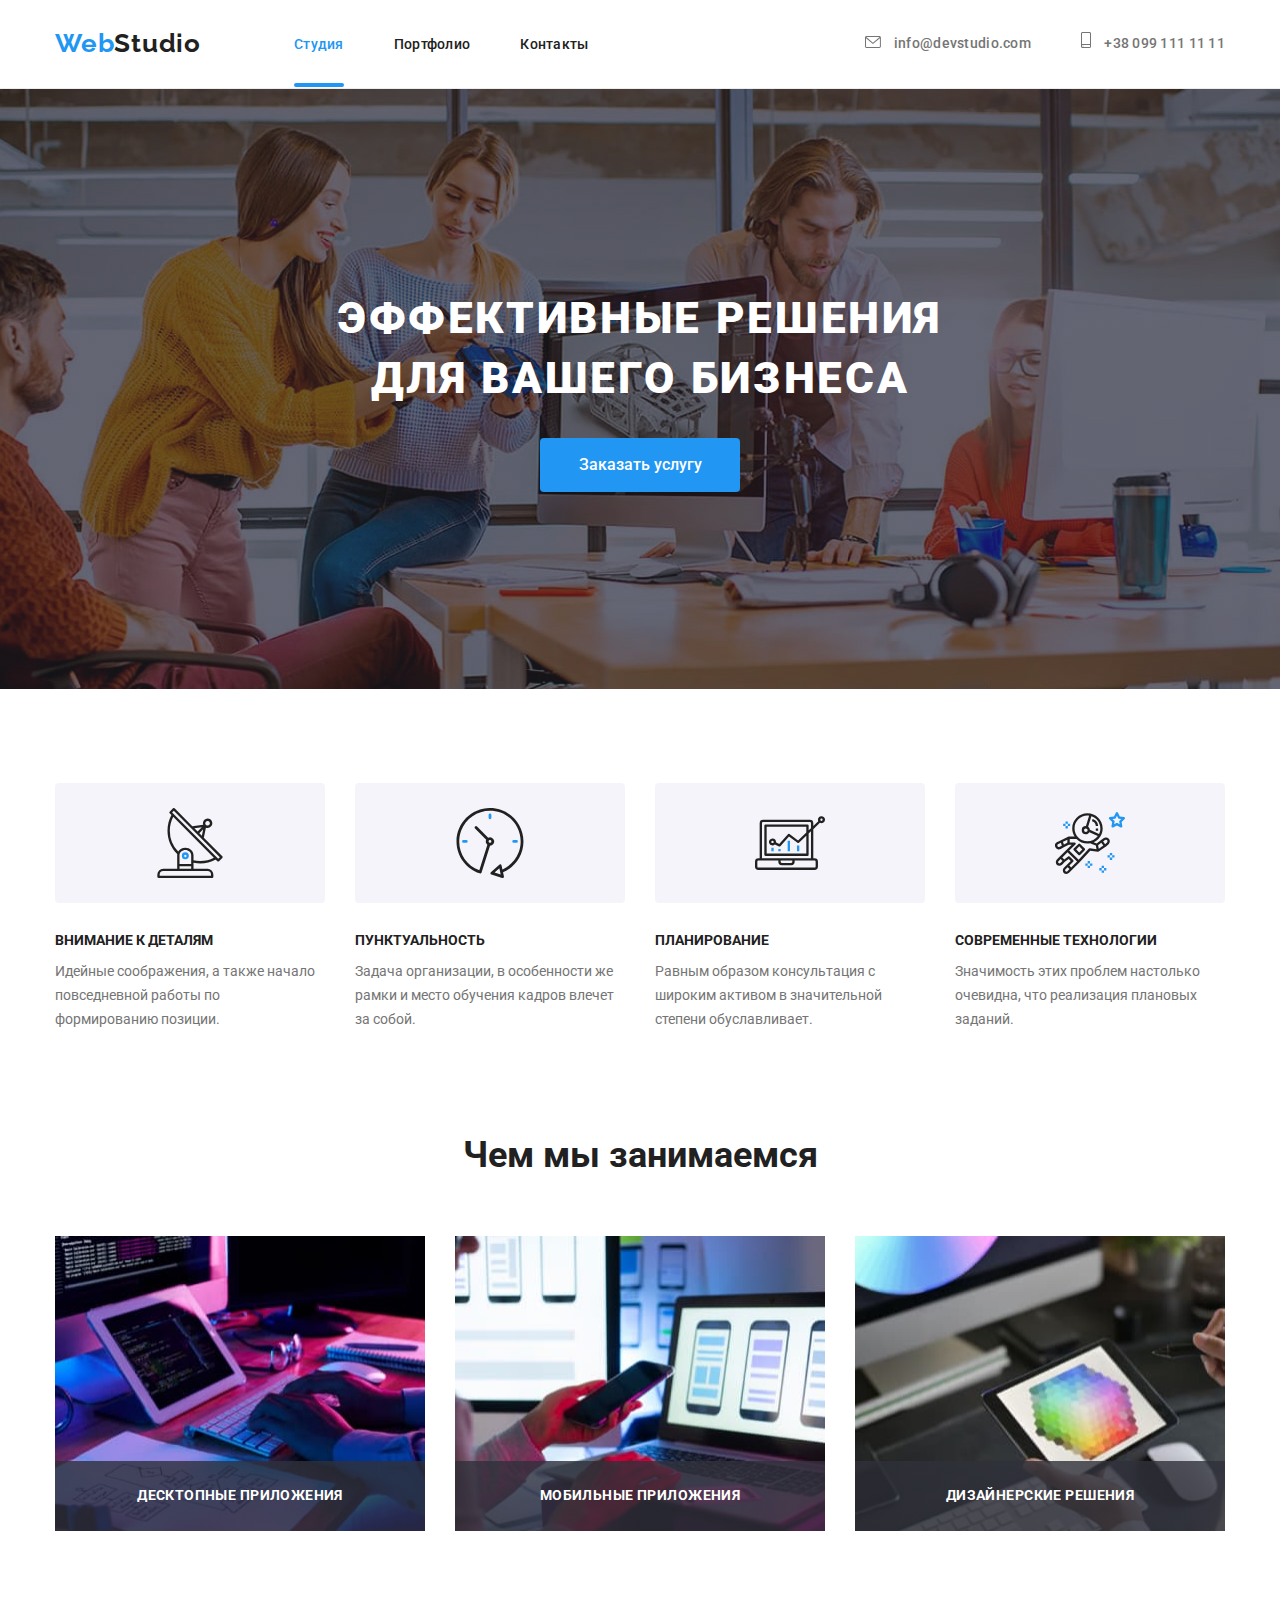
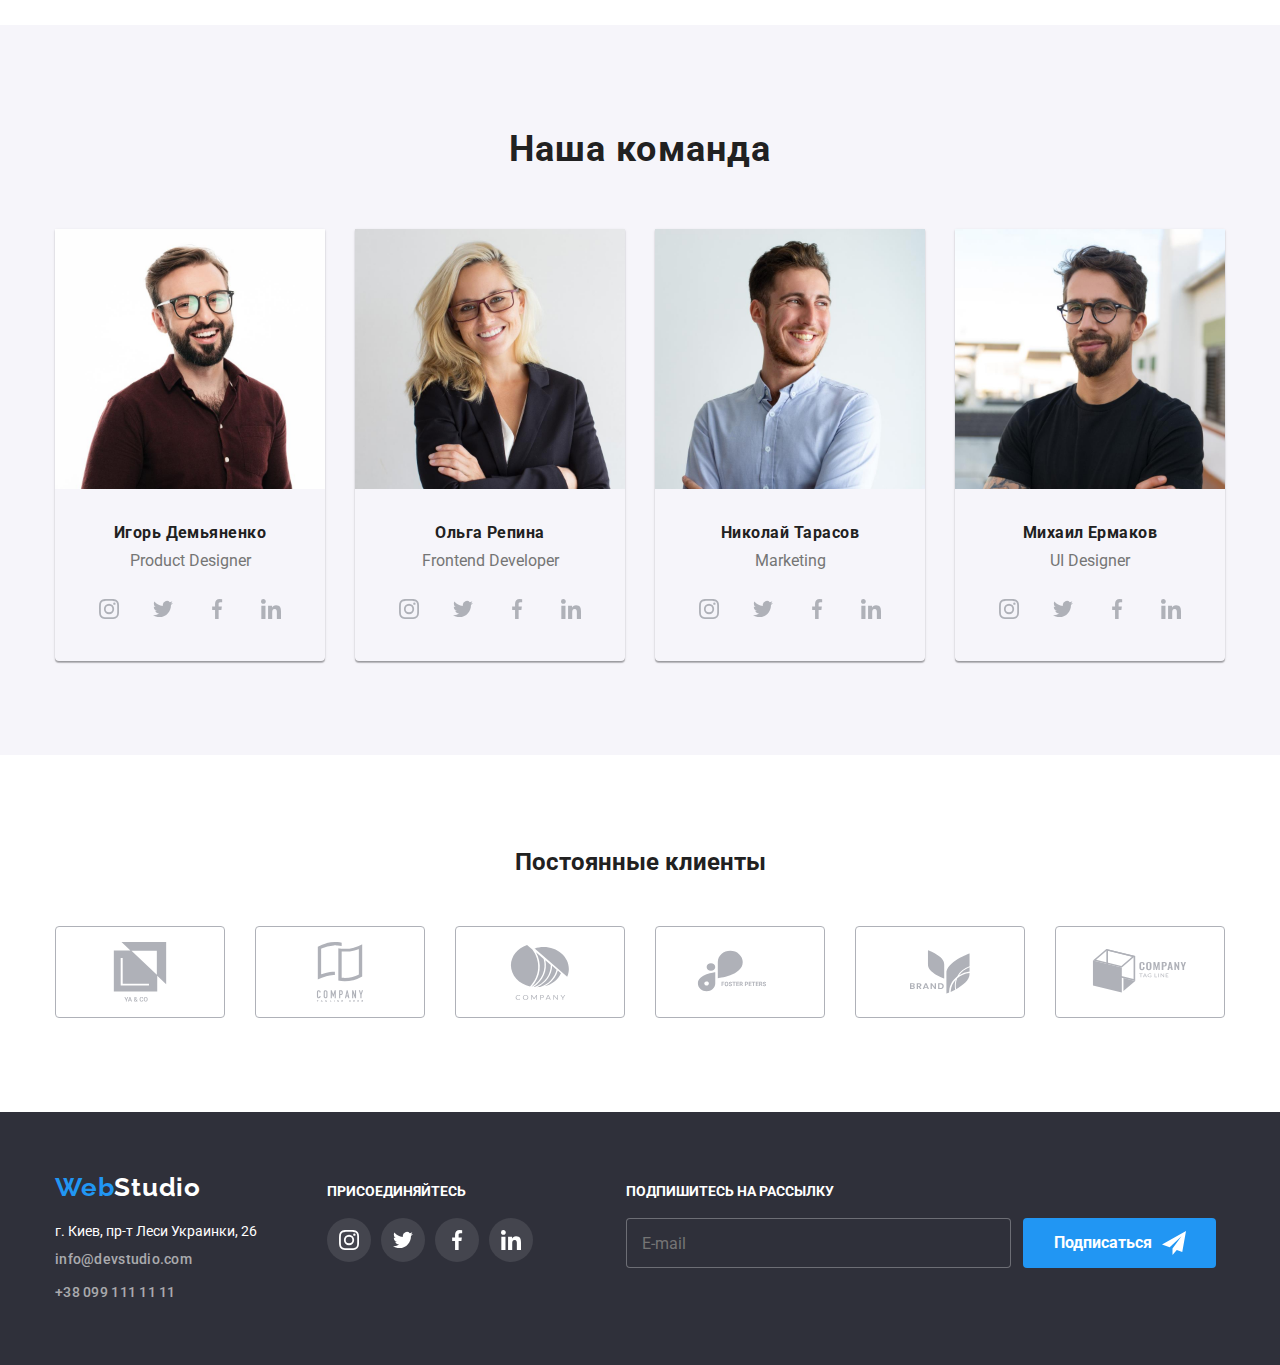
<file: index.html>
<!DOCTYPE html>
<html lang="ru">
  <head>
    <meta charset="UTF-8" />
    <meta http-equiv="X-UA-Compatible" content="IE=edge" />
    <meta name="viewport" content="width=device-width, initial-scale=1.0" />
    <link
      rel="stylesheet"
      href="https://cdnjs.cloudflare.com/ajax/libs/modern-normalize/1.1.0/modern-normalize.css"
    />
    <link rel="stylesheet" href="./css/main.min.css" />
    <link rel="preconnect" href="https://fonts.googleapis.com" />
    <link rel="preconnect" href="https://fonts.gstatic.com" crossorigin />
    <link rel="preconnect" href="https://fonts.googleapis.com" />
    <link rel="preconnect" href="https://fonts.gstatic.com" crossorigin />
    <link rel="preconnect" href="https://fonts.googleapis.com" />
    <link rel="preconnect" href="https://fonts.gstatic.com" crossorigin />
    <link
      href="https://fonts.googleapis.com/css2?family=Raleway:wght@700&family=Roboto:wght@400;500;700;900&display=swap"
      rel="stylesheet"
    />
    <title>Home_work_7</title>
  </head>
  <body>
    <!--header-->
    <header class="header">
      <div class="header-container container">
        <a class="text-logo" href="./index.html">
          Web<span class="text-logo__black">Studio</span>
        </a>
        <nav>
          <ul class="navigate">
            <li class="navigate__item">
              <a href="./index.html" class="navigate__link active">Студия</a>
            </li>
            <li class="navigate__item">
              <a href="./portfolio.html" class="navigate__link">Портфолио</a>
            </li>
            <li class="navigate__item">
              <a href="#contacts" class="navigate__link">Контакты</a>
            </li>
          </ul>
        </nav>
        <ul class="header-contact">
          <li class="header-contact__item">
            <a class="header-contact__link" href="mailto:info@devstudio.com">
              <svg width="16" height="12" class="header-contact__icon">
                <use href="./images/sprite.svg#envelope"></use>
              </svg>
              info@devstudio.com</a
            >
          </li>
          <li class="header-contact__item">
            <a class="header-contact__link" href="tel:+380991111111"
              ><svg width="10" height="16" class="header-contact__icon">
                <use href="./images/sprite.svg#smartphone"></use>
              </svg>
              +38 099 111 11 11</a
            >
          </li>
        </ul>
      </div>
    </header>
    <main>
      <!--block with button-->
      <section class="section-main">
        <div class="container">
          <h1 class="section-main__title">
            Эффективные решения <br />
            для вашего бизнеса
          </h1>
          <button data-modal-open class="section-main__button" type="button">
            Заказать услугу
          </button>
        </div>
      </section>
      <!--difference-->
      <section class="section-difference">
        <div class="container">
          <h2 class="visually-hidden">наши особенности</h2>
          <ul class="differens-list">
            <li class="differens-list__item">
              <div class="differens-list__icon-box">
                <svg class="differens-list__icon" width="70" height="70">
                  <use href="./images/sprite.svg#antenna"></use>
                </svg>
              </div>
              <h3 class="differens-list__title">Внимание к деталям</h3>
              <p class="differens-list__paragraph">
                Идейные соображения, а также начало повседневной работы по
                формированию позиции.
              </p>
            </li>
            <li class="differens-list__item">
              <div class="differens-list__icon-box">
                <svg class="differens-list__icon" width="70" height="70">
                  <use href="./images/sprite.svg#clock"></use>
                </svg>
              </div>
              <h3 class="differens-list__title">Пунктуальность</h3>
              <p class="differens-list__paragraph">
                Задача организации, в особенности же рамки и место обучения
                кадров влечет за собой.
              </p>
            </li>
            <li class="differens-list__item">
              <div class="differens-list__icon-box">
                <svg class="differens-list__icon" width="70" height="70">
                  <use href="./images/sprite.svg#diagram"></use>
                </svg>
              </div>
              <h3 class="differens-list__title">Планирование</h3>
              <p class="differens-list__paragraph">
                Равным образом консультация с широким активом в значительной
                степени обуславливает.
              </p>
            </li>
            <li class="differens-list__item">
              <div class="differens-list__icon-box">
                <svg class="differens-list__icon" width="70" height="70">
                  <use href="./images/sprite.svg#astronaut"></use>
                </svg>
              </div>
              <h3 class="differens-list__title">Современные технологии</h3>
              <p class="differens-list__paragraph">
                Значимость этих проблем настолько очевидна, что реализация
                плановых заданий.
              </p>
            </li>
          </ul>
        </div>
      </section>
      <!--Чем мы занимаемся-->
      <section class="what-are-we-doing-section">
        <div class="container">
          <h2 class="what-are-we-doing-section__title">Чем мы занимаемся</h2>
          <ul class="what-are-we-doing-list">
            <li class="what-are-we-doing-list__item">
              <div class="what-are-we-doing-list__thumb">
                <img
                  class="what-are-diong-list__image"
                  src="images/coding.jpg"
                  alt="coding"
                  height="295"
                  width="370"
                />
                <div class="what-are-we-doing-list__text-box">
                  <h3 class="what-are-we-doing-list__text">
                    Десктопные приложения
                  </h3>
                </div>
              </div>
            </li>
            <li class="what-are-we-doing-list__item">
              <div class="what-are-we-doing-list__thumb">
                <img
                  class="what-are-diong-list__image"
                  src="images/mobile-dev.jpg"
                  height="295"
                  width="370"
                  alt="mobile develop"
                />
                <div class="what-are-we-doing-list__text-box">
                  <h3 class="what-are-we-doing-list__text">
                    Мобильные приложения
                  </h3>
                </div>
              </div>
            </li>
            <li class="what-are-we-doing-list__item">
              <div class="what-are-we-doing-list__thumb">
                <img
                  class="what-are-diong-list__image"
                  src="images/color-palet.jpg "
                  height="295"
                  width="370"
                  alt="creative-artist-web-design-with-working-colour-selection-graphic-tablet"
                />
                <div class="what-are-we-doing-list__text-box">
                  <h3 class="what-are-we-doing-list__text">
                    Дизайнерские решения
                  </h3>
                </div>
              </div>
            </li>
          </ul>
        </div>
      </section>
      <!--team-->
      <section class="section-team">
        <div class="container">
          <h2 class="section-team__header">Наша команда</h2>
          <ul class="team-list">
            <li class="team-list__item">
              <img
                class="team-list__photo"
                src="images/igor_demjanenko.jpg"
                height="260"
                width="270"
                alt="demjanenko.jpg"
              />
              <div class="team-list__co-worker-info">
                <h3 class="team-list__co-worker-name">Игорь Демьяненко</h3>
                <p class="team-list__co-worker-position" lang="en">
                  Product Designer
                </p>
                <ul class="team-social">
                  <li class="team-social__item">
                    <a class="team-social__logo" href="">
                      <svg width="20" height="20" class="team-social__icon">
                        <use href="./images/sprite.svg#instagram1"></use>
                      </svg>
                    </a>
                  </li>
                  <li class="team-social__item">
                    <a class="team-social__logo" href="">
                      <svg width="20" height="20" class="team-social__icon">
                        <use href="./images/sprite.svg#twitter1"></use>
                      </svg>
                    </a>
                  </li>
                  <li class="team-social__item">
                    <a class="team-social__logo" href="">
                      <svg width="20" height="20" class="team-social__icon">
                        <use href="./images/sprite.svg#facebook1"></use>
                      </svg>
                    </a>
                  </li>
                  <li class="team-social__item">
                    <a class="team-social__logo" href="">
                      <svg width="20" height="20" class="team-social__icon">
                        <use href="./images/sprite.svg#linkedin1"></use>
                      </svg>
                    </a>
                  </li>
                </ul>
              </div>
            </li>
            <li class="team-list__item">
              <img
                class="team-list__photo"
                src="images/olga_repina.jpg"
                height="260"
                width="270"
                alt="olga_repina"
              />
              <div class="team-list__co-worker-info">
                <h3 class="team-list__co-worker-name">Ольга Репина</h3>
                <p class="team-list__co-worker-position" lang="en">
                  Frontend Developer
                </p>
                <ul class="team-social list">
                  <li class="team-social__item">
                    <a class="team-social__logo" href="">
                      <svg width="20" height="20" class="team-social__icon">
                        <use href="./images/sprite.svg#instagram1"></use>
                      </svg>
                    </a>
                  </li>
                  <li class="team-social__item">
                    <a class="team-social__logo" href="">
                      <svg width="20" height="20" class="team-social__icon">
                        <use href="./images/sprite.svg#twitter1"></use>
                      </svg>
                    </a>
                  </li>
                  <li class="team-social__item">
                    <a class="team-social__logo" href="">
                      <svg width="20" height="20" class="team-social__icon">
                        <use href="./images/sprite.svg#facebook1"></use>
                      </svg>
                    </a>
                  </li>
                  <li class="team-social__item">
                    <a class="team-social__logo" href="">
                      <svg width="20" height="20" class="team-social__icon">
                        <use href="./images/sprite.svg#linkedin1"></use>
                      </svg>
                    </a>
                  </li>
                </ul>
              </div>
            </li>
            <li class="team-list__item">
              <img
                class="team-list__photo"
                src="images/nikolay_tarasov.jpg"
                height="260"
                width="270"
                alt="nikolay_tarasov"
              />
              <div class="team-list__co-worker-info">
                <h3 class="team-list__co-worker-name">Николай Тарасов</h3>
                <p class="team-list__co-worker-position" lang="en">Marketing</p>
                <ul class="team-social list">
                  <li class="team-social__item">
                    <a class="team-social__logo" href="">
                      <svg width="20" height="20" class="team-social__icon">
                        <use href="./images/sprite.svg#instagram1"></use>
                      </svg>
                    </a>
                  </li>
                  <li class="team-social__item">
                    <a class="team-social__logo" href="">
                      <svg width="20" height="20" class="team-social__icon">
                        <use href="./images/sprite.svg#twitter1"></use>
                      </svg>
                    </a>
                  </li>
                  <li class="team-social__item">
                    <a class="team-social__logo" href="">
                      <svg width="20" height="20" class="team-social__icon">
                        <use href="./images/sprite.svg#facebook1"></use>
                      </svg>
                    </a>
                  </li>
                  <li class="team-social__item">
                    <a class="team-social__logo" href="">
                      <svg width="20" height="20" class="team-social__icon">
                        <use href="./images/sprite.svg#linkedin1"></use>
                      </svg>
                    </a>
                  </li>
                </ul>
              </div>
            </li>
            <li class="team-list__item">
              <img
                class="team-list__photo"
                src="images/mihail_ermakov.jpg"
                height="260"
                width="270"
                alt="mihail_ermakov"
              />
              <div class="team-list__co-worker-info">
                <h3 class="team-list__co-worker-name">Михаил Ермаков</h3>
                <p class="team-list__co-worker-position" lang="en">
                  UI Designer
                </p>
                <ul class="team-social list">
                  <li class="team-social__item">
                    <a class="team-social__logo" href="">
                      <svg width="20" height="20" class="team-social__icon">
                        <use href="./images/sprite.svg#instagram1"></use>
                      </svg>
                    </a>
                  </li>
                  <li class="team-social__item">
                    <a class="team-social__logo" href="">
                      <svg width="20" height="20" class="team-social__icon">
                        <use href="./images/sprite.svg#twitter1"></use>
                      </svg>
                    </a>
                  </li>
                  <li class="team-social__item">
                    <a class="team-social__logo" href="">
                      <svg width="20" height="20" class="team-social__icon">
                        <use href="./images/sprite.svg#facebook1"></use>
                      </svg>
                    </a>
                  </li>
                  <li class="team-social__item">
                    <a class="team-social__logo" href="">
                      <svg width="20" height="20" class="team-social__icon">
                        <use href="./images/sprite.svg#linkedin1"></use>
                      </svg>
                    </a>
                  </li>
                </ul>
              </div>
            </li>
          </ul>
        </div>
      </section>
      <section class="section-clients">
        <div class="container">
          <h2 class="section-clients__title">Постоянные клиенты</h2>
          <ul class="our-clients-list">
            <li class="our-clients-list__item">
              <a class="our-clients-list__link" href="">
                <svg width="106" height="60" class="our-clients-list__logo">
                  <use href="./images/sprite.svg#client1-logo"></use>
                </svg>
              </a>
            </li>
            <li class="our-clients-list__item">
              <a class="our-clients-list__link" href="">
                <svg width="106" height="60" class="our-clients-list__logo">
                  <use href="./images/sprite.svg#client2-logo"></use>
                </svg>
              </a>
            </li>
            <li class="our-clients-list__item">
              <a class="our-clients-list__link" href="">
                <svg width="106" height="60" class="our-clients-list__logo">
                  <use href="./images/sprite.svg#client3-logo"></use>
                </svg>
              </a>
            </li>
            <li class="our-clients-list__item">
              <a class="our-clients-list__link" href="">
                <svg width="106" height="60" class="our-clients-list__logo">
                  <use href="./images/sprite.svg#client4-logo"></use>
                </svg>
              </a>
            </li>
            <li class="our-clients-list__item">
              <a class="our-clients-list__link" href="">
                <svg width="106" height="60" class="our-clients-list__logo">
                  <use href="./images/sprite.svg#client5-logo"></use>
                </svg>
              </a>
            </li>
            <li class="our-clients-list__item">
              <a class="our-clients-list__link" href="">
                <svg width="106" height="60" class="our-clients-list__logo">
                  <use href="./images/sprite.svg#client6-logo"></use>
                </svg>
              </a>
            </li>
          </ul>
        </div>
      </section>
    </main>
    <!--footer-->
    <footer class="footer">
      <div class="footer-container">
        <div class="footer-contact-block">
          <a
            class="text-logo footer-contact-block__text-logo"
            href="./index.html"
          >
            Web<span class="text-logo--white-color">Studio</span>
          </a>
          <address class="footer-contact-address">
            <p class="footer-contact-address__phisical-address">
              г. Киев, пр-т Леси Украинки, 26
            </p>
            <ul class="footer-contact-address-list">
              <li class="footer-contact-address-list__contact-item">
                <a
                  class="footer-contact-address-list__contact-link"
                  href="mailto:info@devstudio.com"
                  >info@devstudio.com</a
                >
              </li>
              <li class="footer-contact-address-list__contact-item">
                <a
                  class="footer-contact-address-list__contact-link"
                  href="tel:+380991111111"
                  >+38 099 111 11 11</a
                >
              </li>
            </ul>
          </address>
        </div>
        <div class="invite-footer">
          <h2 class="invite-footer__title">присоединяйтесь</h2>
          <ul class="invite-footer__list list">
            <li class="invite-footer__item">
              <a class="invite-footer__social-link" href="">
                <svg width="20" height="20" class="invite-footer__social-icon">
                  <use href="./images/sprite.svg#instagram1"></use>
                </svg>
              </a>
            </li>
            <li class="invite-footer__item">
              <a class="invite-footer__social-link" href="">
                <svg width="20" height="20" class="invite-footer__social-icon">
                  <use href="./images/sprite.svg#twitter1"></use>
                </svg>
              </a>
            </li>
            <li class="invite-footer__item">
              <a class="invite-footer__social-link" href="">
                <svg width="20" height="20" class="invite-footer__social-icon">
                  <use href="./images/sprite.svg#facebook1"></use>
                </svg>
              </a>
            </li>
            <li class="invite-footer__item">
              <a class="invite-footer__social-link" href="">
                <svg width="20" height="20" class="invite-footer__social-icon">
                  <use href="./images/sprite.svg#linkedin1"></use>
                </svg>
              </a>
            </li>
          </ul>
        </div>
        <form class="footer-subscribe-form">
          <h2 class="footer-subscribe-form__title">Подпишитесь на рассылку</h2>

          <div class="footer-subscribe-form__block">
            <input
              type="email"
              name="mail"
              id="mail"
              placeholder="E-mail"
              class="footer-subscribe-form__input"
            />
            <button class="footer-subscribe-form__button" type="submit">
              Подписаться
              <svg class="footer-subscribe-form__button-icon" width="24" height="24">
                <use href="./images/sprite.svg#icon-send"></use>
              </svg>
            </button>
          </div>
        </form>
      </div>
    </footer>
    <div data-modal class="backdrop is-hidden">
      <div class="modal">
        <button data-modal-close class="modal__close-button" type="button">
          <svg class="btn-modal-close__icon" width="30" height="30">
            <use href="./images/sprite.svg#close-ico"></use>
          </svg>
        </button>
        <form class="modal-form">
          <p class="modal-form__header">
            Оставьте свои данные, мы вам перезвоним
          </p>
          <ul class="modal-form__list">
            <li class="modal-form__item">
              <label class="modal-form__lable" for="name">Имя</label>
              <input
                class="modal-form__input"
                type="text"
                name="name"
                id="name"
                autofocus
              />
              <svg
                class="modal-form__modal-contact-icon"
                width="18"
                height="18"
              >
                <use href="./images/sprite.svg#icon-person-ico"></use>
              </svg>
            </li>
            <li class="modal-form__item">
              <label class="modal-form__lable for="tel">Телефон</label>
              <input
                class="modal-form__input"
                type="tel"
                name="tel"
                id="tel"
                placeholder=""
              />
              <svg
                class="modal-form__modal-contact-icon"
                width="18"
                height="18"
              >
                <use href="./images/sprite.svg#icon-phone-ico"></use>
              </svg>
            </li>
            <li class="modal-form__item">
              <label class="modal-form__lable for="e-mail">Почта</label>
              <input
                class="modal-form__input"
                type="email"
                name="mail"
                id="e-mail"
                placeholder=""
              />
              <svg
                class="modal-form__modal-contact-icon"
                width="18"
                height="18"
              >
                <use href="./images/sprite.svg#icon-email-ico"></use>
              </svg>
            </li>
            <li class="modal-form__item">
              <label class="modal-form__lable for="comment">Комментарий</label>
              <textarea
                rows="5"
                cols="10"
                class="modal-form__comment"
                name="comment"
                id="comment"
                placeholder="Введите текст"
              ></textarea>
            </li>
          </ul>
          <div class="check-box-modal">
            <label class="check-box-modal__text">
              <input class="check-box-modal__checkbox visually-hidden" type="checkbox" name="policy" />
              <span class="check-box-modal__icon-check"> </span> Соглашаюсь с рассылкой и
              принимаю <a class="check-box-modal__link" href=""> Условия договора</a></label
            >
          </div>
          <button class="modal-form-button-submit" type="submit">
            Отправить
          </button>
        </form>
      </div>
    </div>
    <script src="./js/modal.js"></script>
  </body>
</html>
</file>
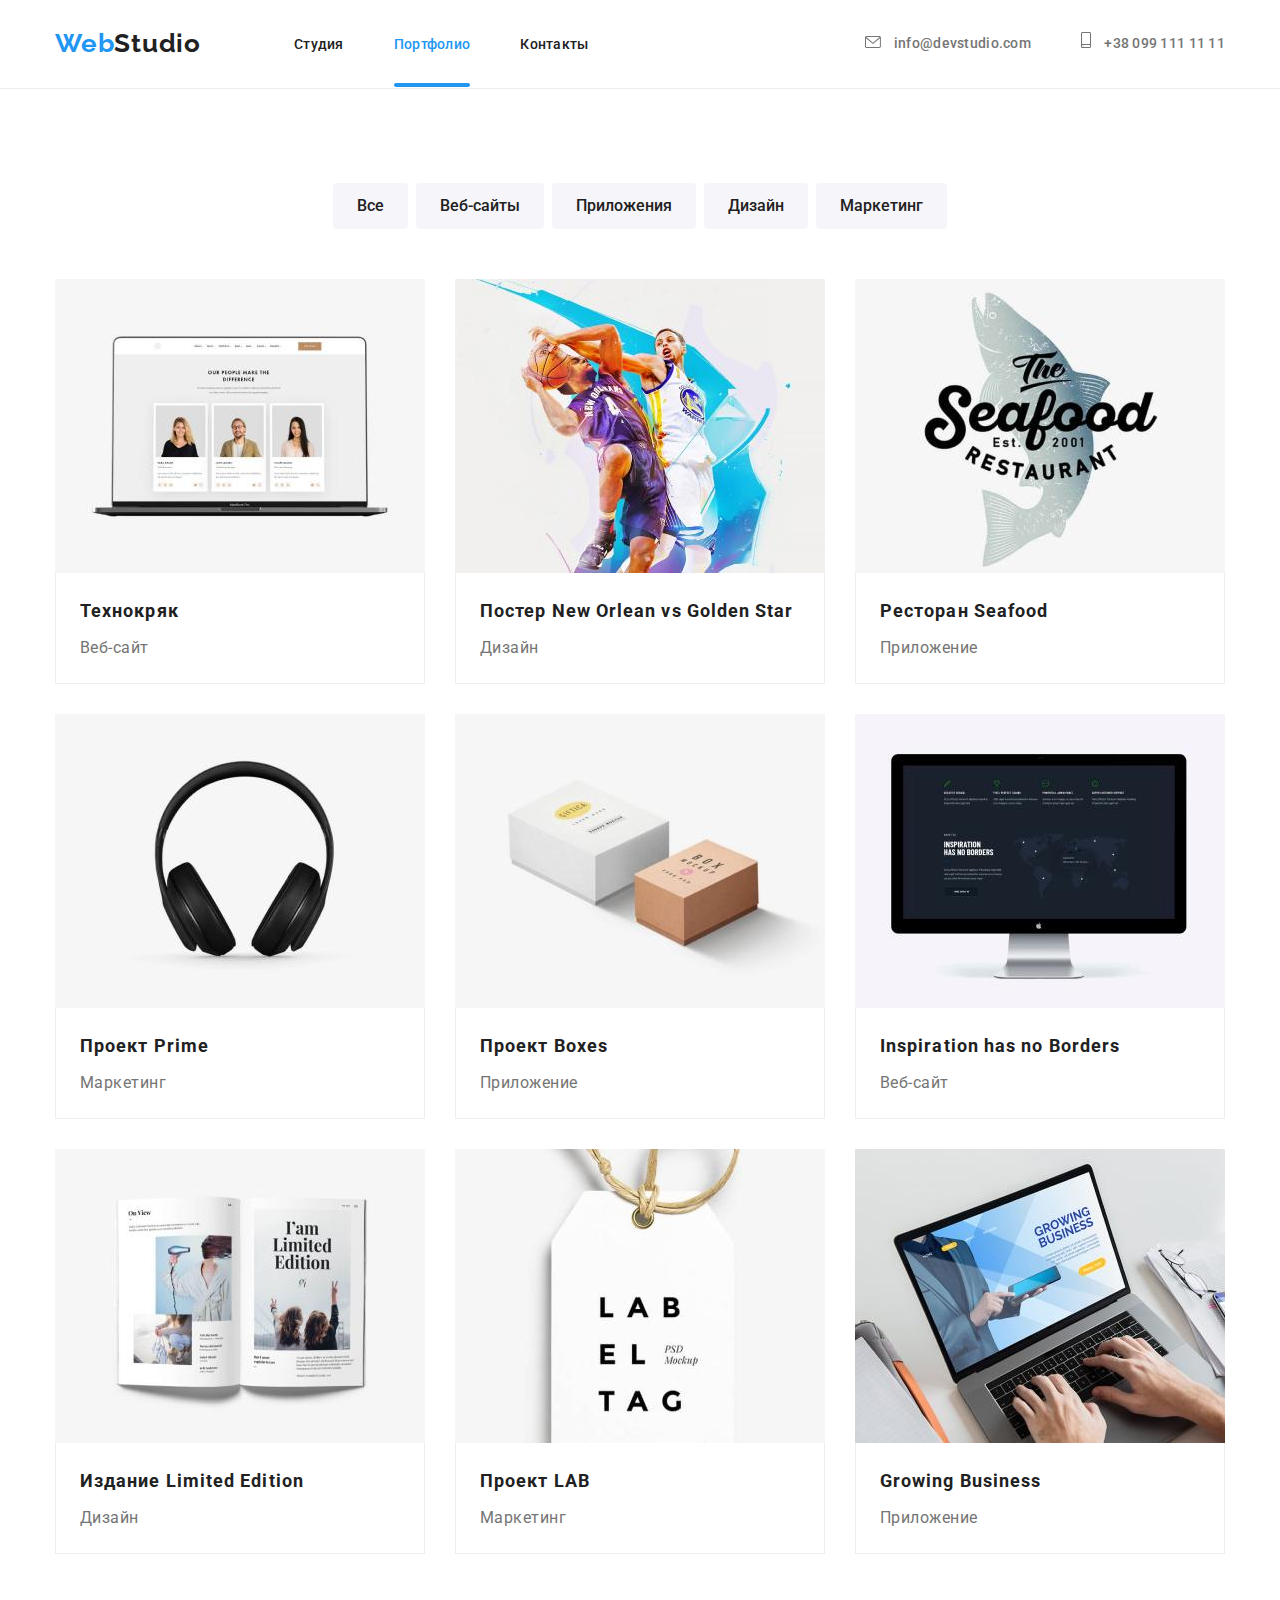
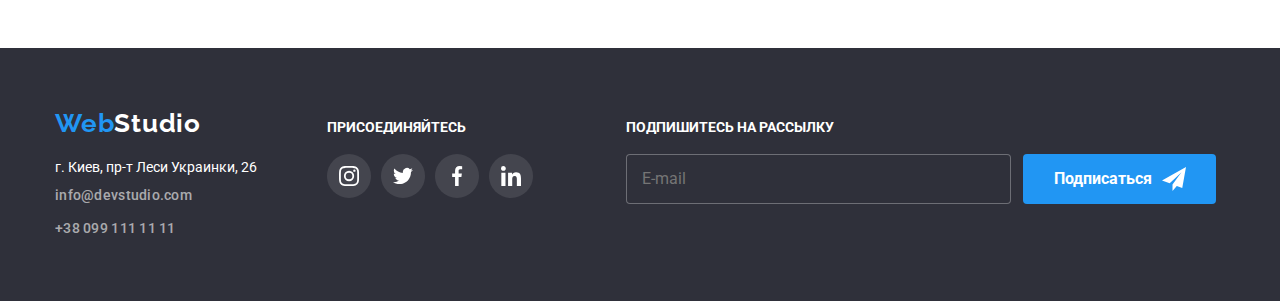
<file: portfolio.html>
<!DOCTYPE html>
<html lang="ru">
  <head>
    <meta charset="UTF-8" />
    <meta http-equiv="X-UA-Compatible" content="IE=edge" />
    <meta name="viewport" content="width=device-width, initial-scale=1.0" />
    <link
      rel="stylesheet"
      href="https://cdnjs.cloudflare.com/ajax/libs/modern-normalize/1.1.0/modern-normalize.css"
    />
    <link rel="stylesheet" href="./css/main.min.css" />
    <link rel="preconnect" href="https://fonts.googleapis.com" />
    <link rel="preconnect" href="https://fonts.gstatic.com" crossorigin />
    <link rel="preconnect" href="https://fonts.googleapis.com" />
    <link rel="preconnect" href="https://fonts.gstatic.com" crossorigin />
    <link rel="preconnect" href="https://fonts.googleapis.com" />
    <link rel="preconnect" href="https://fonts.gstatic.com" crossorigin />
    <link
      href="https://fonts.googleapis.com/css2?family=Raleway:wght@700&family=Roboto:wght@400;500;700;900&display=swap"
      rel="stylesheet"
    />
    <title>portfolio</title>
  </head>
  <body>
    <!--header-->
    <header class="header">
      <div class="header-container container">
        <a class="text-logo" href="./index.html">
          Web<span class="text-logo__black">Studio</span>
        </a>
        <nav>
          <ul class="navigate">
            <li class="navigate__item">
              <a href="./index.html" class="navigate__link">Студия</a>
            </li>
            <li class="navigate__item">
              <a href="./portfolio.html" class="navigate__link active"
                >Портфолио</a
              >
            </li>
            <li class="navigate__item">
              <a href="#contacts" class="navigate__link">Контакты</a>
            </li>
          </ul>
        </nav>
        <ul class="header-contact">
          <li class="header-contact__item">
            <a class="header-contact__link" href="mailto:info@devstudio.com">
              <svg width="16" height="12" class="header-contact__icon">
                <use href="./images/sprite.svg#envelope"></use>
              </svg>
              info@devstudio.com</a
            >
          </li>
          <li class="header-contact__item">
            <a class="header-contact__link" href="tel:+380991111111"
              ><svg width="10" height="16" class="header-contact__icon">
                <use href="./images/sprite.svg#smartphone"></use>
              </svg>
              +38 099 111 11 11</a
            >
          </li>
        </ul>
      </div>
    </header>
    <main>
      <!-- фильтр примеров работ -->
      <section class="examples">
        <div class="examples__container">
          <h1 class="visually-hidden">filter examples</h1>
          <ul class="examples__filter-list">
            <li class="examples__filter-item">
              <button class="examples__filter-button" type="button">Все</button>
            </li>
            <li class="examples__filter-item">
              <button class="examples__filter-button" type="button">
                Веб-сайты
              </button>
            </li>
            <li class="examples__filter-item">
              <button class="examples__filter-button" type="button">
                Приложения
              </button>
            </li>
            <li class="examples__filter-item">
              <button class="examples__filter-button" type="button">
                Дизайн
              </button>
            </li>
            <li class="examples__filter-item">
              <button class="examples__filter-button" type="button">
                Маркетинг
              </button>
            </li>
          </ul>
          <ul class="examples__card-list">
            <li class="examples__item">
              <a class="examples__link" href="">
                <div class="examples__box">
                  <img
                    class="examples__image"
                    src="./images/tehnokryak.jpg"
                    width="370"
                    height="294"
                    alt="Веб-сайт-Технокряк"
                  />
                  <div class="examples__overlay">
                    <p class="examples__overlay-text">
                      Ресурс предлагает комплексные предложения с разным уровнем
                      функционала и сервисов. Все это позволит посетителю
                      получить исчерпывающие сведения  о компании или частном
                      лице.
                    </p>
                  </div>
                </div>
                <div class="examples__title-box">
                  <h2 class="examples__product-name">Технокряк</h2>
                  <p class="examples__product-type">Веб-сайт</p>
                </div></a
              >
            </li>
            <li class="examples__item">
              <a href="" class="examples__link">
                <div class="examples__box">
                  <img
                    class="examples__image"
                    src="./images/poster-new-orlean-vs-golden-star.jpg"
                    width="370"
                    height="294"
                    alt="Постер Нью Орлеан против Голден Стар"
                  />
                  <div class="examples__overlay">
                    <p class="examples__overlay-text">
                      <i
                        >Сложнее всего начать действовать, все остальное зависит
                        только от упорства.</i
                      >
                      Амелия Эрхарт
                    </p>
                  </div>
                </div>
                <div class="examples__title-box">
                  <h2 class="examples__product-name">
                    Постер New Orlean vs Golden Star
                  </h2>
                  <p class="examples__product-type">Дизайн</p>
                </div></a
              >
            </li>
            <li class="examples__item">
              <a class="examples__link" href="">
                <div class="examples__box">
                  <img
                    class="examples__image"
                    src="./images/resturant-seafood.jpg"
                    width="370"
                    height="294"
                    alt="логотип ресторана"
                  />
                  <div class="examples__overlay">
                    <p class="examples__overlay-text">
                      Ресурс предлагает комплексные предложения с разным уровнем
                      функционала и сервисов. Все это позволит посетителю
                      получить исчерпывающие сведения  о компании или частном
                      лице.
                    </p>
                  </div>
                </div>
                <div class="examples__title-box">
                  <h2 class="examples__product-name">Ресторан Seafood</h2>
                  <p class="examples__product-type">Приложение</p>
                </div></a
              >
            </li>
            <li class="examples__item">
              <a class="examples__link" href="">
                <div class="examples__box">
                  <img
                    class="examples__image"
                    src="./images/project-prime.jpg"
                    width="370"
                    height="294"
                    alt="наушники"
                  />
                  <div class="examples__overlay">
                    <p class="examples__overlay-text">
                      Ресурс предлагает комплексные предложения с разным уровнем
                      функционала и сервисов. Все это позволит посетителю
                      получить исчерпывающие сведения  о компании или частном
                      лице.
                    </p>
                  </div>
                </div>
                <div class="examples__title-box">
                  <h2 class="examples__product-name">Проект Prime</h2>
                  <p class="examples__product-type">Маркетинг</p>
                </div></a
              >
            </li>
            <li class="examples__item">
              <a class="examples__link" href="">
                <div class="examples__box">
                  <img
                    class="examples__image"
                    src="./images/project-boxes.jpg"
                    width="370"
                    height="294"
                    alt="коробки"
                  />
                  <div class="examples__overlay">
                    <p class="examples__overlay-text">
                      Ресурс предлагает комплексные предложения с разным уровнем
                      функционала и сервисов. Все это позволит посетителю
                      получить исчерпывающие сведения  о компании или частном
                      лице.
                    </p>
                  </div>
                </div>
                <div class="examples__title-box">
                  <h2 class="examples__product-name">Проект Boxes</h2>
                  <p class="examples__product-type">Приложение</p>
                </div></a
              >
            </li>
            <li class="examples__item">
              <a class="examples__link" href="">
                <div class="examples__box">
                  <img
                    class="examples__image"
                    src="./images/inspiration-has-no-borders.jpg"
                    width="370"
                    height="294"
                    alt="ПК Эпл"
                  />
                  <div class="examples__overlay">
                    <p class="examples__overlay-text">
                      Ресурс предлагает комплексные предложения с разным уровнем
                      функционала и сервисов. Все это позволит посетителю
                      получить исчерпывающие сведения  о компании или частном
                      лице.
                    </p>
                  </div>
                </div>
                <div class="examples__title-box">
                  <h2 class="examples__product-name">
                    Inspiration has no Borders
                  </h2>
                  <p class="examples__product-type">Веб-сайт</p>
                </div></a
              >
            </li>
            <li class="examples__item">
              <a class="examples__link" href="">
                <div class="examples__box">
                  <img
                    class="examples__image"
                    src="./images/limited-edition.jpg"
                    width="370"
                    height="294"
                    alt="раскрытый журнал"
                  />
                  <div class="examples__overlay">
                    <p class="examples__overlay-text">
                      Ресурс предлагает комплексные предложения с разным уровнем
                      функционала и сервисов. Все это позволит посетителю
                      получить исчерпывающие сведения  о компании или частном
                      лице.
                    </p>
                  </div>
                </div>
                <div class="examples__title-box">
                  <h2 class="examples__product-name">
                    Издание Limited Edition
                  </h2>
                  <p class="examples__product-type">Дизайн</p>
                </div></a
              >
            </li>
            <li class="examples__item">
              <a class="examples__link" href="">
                <div class="examples__box">
                  <img
                    class="examples__image"
                    src="./images/project-lab.jpg"
                    width="370"
                    height="294"
                    alt="бирка"
                  />
                  <div class="examples__overlay">
                    <p class="examples__overlay-text">
                      Ресурс предлагает комплексные предложения с разным уровнем
                      функционала и сервисов. Все это позволит посетителю
                      получить исчерпывающие сведения  о компании или частном
                      лице.
                    </p>
                  </div>
                </div>
                <div class="examples__title-box">
                  <h2 class="examples__product-name">Проект LAB</h2>
                  <p class="examples__product-type">Маркетинг</p>
                </div></a
              >
            </li>
            <li class="examples__item">
              <a class="examples__link" href="">
                <div class="examples__box">
                  <img
                    class="examples__image"
                    src="./images/growing-business.jpg"
                    width="370"
                    height="294"
                    alt="работа с за ноутбуком"
                  />
                  <div class="examples__overlay">
                    <p class="examples__overlay-text">
                      Ресурс предлагает комплексные предложения с разным уровнем
                      функционала и сервисов. Все это позволит посетителю
                      получить исчерпывающие сведения  о компании или частном
                      лице.
                    </p>
                  </div>
                </div>
                <div class="examples__title-box">
                  <h2 class="examples__product-name">Growing Business</h2>
                  <p class="examples__product-type">Приложение</p>
                </div>
              </a>
            </li>
          </ul>
        </div>
      </section>
    </main>
    <footer class="footer">
      <div class="footer-container">
        <div class="footer-contact-block">
          <a
            class="text-logo footer-contact-block__text-logo"
            href="./index.html"
          >
            Web<span class="text-logo--white-color">Studio</span>
          </a>
          <address class="footer-contact-address">
            <p class="footer-contact-address__phisical-address">
              г. Киев, пр-т Леси Украинки, 26
            </p>
            <ul class="footer-contact-address-list">
              <li class="footer-contact-address-list__contact-item">
                <a
                  class="footer-contact-address-list__contact-link"
                  href="mailto:info@devstudio.com"
                  >info@devstudio.com</a
                >
              </li>
              <li class="footer-contact-address-list__contact-item">
                <a
                  class="footer-contact-address-list__contact-link"
                  href="tel:+380991111111"
                  >+38 099 111 11 11</a
                >
              </li>
            </ul>
          </address>
        </div>
        <div class="invite-footer">
          <h2 class="invite-footer__title">присоединяйтесь</h2>
          <ul class="invite-footer__list list">
            <li class="invite-footer__item">
              <a class="invite-footer__social-link" href="">
                <svg width="20" height="20" class="invite-footer__social-icon">
                  <use href="./images/sprite.svg#instagram1"></use>
                </svg>
              </a>
            </li>
            <li class="invite-footer__item">
              <a class="invite-footer__social-link" href="">
                <svg width="20" height="20" class="invite-footer__social-icon">
                  <use href="./images/sprite.svg#twitter1"></use>
                </svg>
              </a>
            </li>
            <li class="invite-footer__item">
              <a class="invite-footer__social-link" href="">
                <svg width="20" height="20" class="invite-footer__social-icon">
                  <use href="./images/sprite.svg#facebook1"></use>
                </svg>
              </a>
            </li>
            <li class="invite-footer__item">
              <a class="invite-footer__social-link" href="">
                <svg width="20" height="20" class="invite-footer__social-icon">
                  <use href="./images/sprite.svg#linkedin1"></use>
                </svg>
              </a>
            </li>
          </ul>
        </div>
        <form class="footer-subscribe-form">
          <h2 class="footer-subscribe-form__title">Подпишитесь на рассылку</h2>

          <div class="footer-subscribe-form__block">
            <input
              type="email"
              name="mail"
              id="mail"
              placeholder="E-mail"
              class="footer-subscribe-form__input"
            />
            <button class="footer-subscribe-form__button" type="submit">
              Подписаться
              <svg
                class="footer-subscribe-form__button-icon"
                width="24"
                height="24"
              >
                <use href="./images/sprite.svg#icon-send"></use>
              </svg>
            </button>
          </div>
        </form>
      </div>
    </footer>
  </body>
</html>
</file>
<file: css/main.min.css>
html{-webkit-box-sizing:border-box;box-sizing:border-box}*,*::before,*::after{-webkit-box-sizing:inherit;box-sizing:inherit}h1,h2,h3,p{margin:0}.navigate,.header-contact,.footer-contact-address-list,.invite-footer__list,.differens-list,.what-are-we-doing-list,.team-list,.team-social,.our-clients-list,.modal-form__list,.examples__filter-list,.examples__card-list{list-style:none;padding:0;margin:0}.visually-hidden{position:absolute;width:1px;height:1px;margin:-1px;border:0;padding:0;white-space:nowrap;-webkit-clip-path:inset(100%);clip-path:inset(100%);clip:rect(0 0 0 0);overflow:hidden}.examples__container{width:1200px;margin:0 auto;padding-left:15px;padding-right:15px;text-align:center}.what-are-we-doing-section,.section-team,.section-clients,.examples{padding-top:94px;padding-bottom:94px}body{font-family:"roboto", "sans-serif";background-color:var(--main-bg-color);color:#212121;margin:0}.header{border-bottom:1px solid #ececec}.header-container{display:-webkit-box;display:-ms-flexbox;display:flex;-webkit-box-align:center;-ms-flex-align:center;align-items:center}.container{width:1200px;margin:0 auto;padding-left:15px;padding-right:15px;text-align:center}.text-logo{color:#2196f3;font-family:raleway;font-weight:700;font-size:26px;line-height:1.2;letter-spacing:0.03em;text-decoration:none;margin-right:93px}.text-logo__black{color:#212121}.navigate{display:-webkit-box;display:-ms-flexbox;display:flex}.navigate__item:not(:last-child){margin-right:50px}.navigate__link{color:#212121;font-weight:500;font-size:14px;line-height:1.14;letter-spacing:0.02em;text-decoration:none;padding-top:32px;padding-bottom:32px;-webkit-transition:color cubic-bezier(0.4, 0, 0.2, 1) 250ms;transition:color cubic-bezier(0.4, 0, 0.2, 1) 250ms}.navigate__link:hover,.navigate__link:focus{color:#2196f3}.active{position:relative;color:#2196f3}.active::after{position:absolute;bottom:-3px;content:"";display:block;width:100%;height:4px;border-radius:2px;background-color:#2196f3}.header-contact{display:-webkit-box;display:-ms-flexbox;display:flex;margin-left:auto}.header-contact__item:not(:last-child){margin-right:50px}.header-contact__link{display:block;font-weight:500;font-size:14px;line-height:1.7;letter-spacing:0.02em;text-decoration:none;padding-top:32px;padding-bottom:32px;-webkit-transition:color 250ms cubic-bezier(0.4, 0, 0.2, 1);transition:color 250ms cubic-bezier(0.4, 0, 0.2, 1);color:#757575}.header-contact__link:focus,.header-contact__link:hover{color:#2196f3}.header-contact__icon{fill:currentColor;margin-right:10px;padding:0px;-webkit-transition:fill 250ms cubic-bezier(0.4, 0, 0.2, 1);transition:fill 250ms cubic-bezier(0.4, 0, 0.2, 1)}.header-contact__icon:hover{fill:#2196f3}.section-main{background-color:#2f303a;color:#fff;font-size:44px;line-height:1.36;font-weight:900;letter-spacing:0.06em;text-align:center;padding-top:200px;padding-bottom:200px;max-width:1600px;height:600px;margin-left:auto;margin-right:auto;background-image:-webkit-gradient(linear, left top, right top, from(rgba(47,48,58,0.4)), to(rgba(47,48,58,0.4))),url(../images/team-working.jpg);background-image:linear-gradient(to right, rgba(47,48,58,0.4), rgba(47,48,58,0.4)),url(../images/team-working.jpg);background-repeat:no-repeat;background-position:center;background-size:cover}.section-main__title{font-size:44px;font-size:44px;line-height:1.36;font-weight:900;letter-spacing:0.06em;text-transform:uppercase;text-align:center}.section-main__button{font-family:inherit;color:var(--title-text-color);border-color:transparent;font-weight:500;font-size:16px;line-height:1.87;cursor:pointer;text-decoration:none;padding:10px 32px;margin-top:30px;min-width:200px;min-height:50px;text-align:center;border-radius:4px;-webkit-transition:color 250ms cubic-bezier(0.4, 0, 0.2, 1),background-color 250ms cubic-bezier(0.4, 0, 0.2, 1),-webkit-box-shadow 250ms cubic-bezier(0.4, 0, 0.2, 1);transition:color 250ms cubic-bezier(0.4, 0, 0.2, 1),background-color 250ms cubic-bezier(0.4, 0, 0.2, 1),-webkit-box-shadow 250ms cubic-bezier(0.4, 0, 0.2, 1);transition:color 250ms cubic-bezier(0.4, 0, 0.2, 1),background-color 250ms cubic-bezier(0.4, 0, 0.2, 1),box-shadow 250ms cubic-bezier(0.4, 0, 0.2, 1);transition:color 250ms cubic-bezier(0.4, 0, 0.2, 1),background-color 250ms cubic-bezier(0.4, 0, 0.2, 1),box-shadow 250ms cubic-bezier(0.4, 0, 0.2, 1),-webkit-box-shadow 250ms cubic-bezier(0.4, 0, 0.2, 1);color:#fff;background-color:#2196f3}.section-main__button:hover,.section-main__button:focus{background-color:#188ce8}.footer{background-color:#2f303a;color:#fff;font-size:14px;display:block;padding-top:60px;padding-bottom:60px}.footer-container{width:1200px;margin:0 auto;padding-left:15px;padding-right:15px;display:-webkit-box;display:-ms-flexbox;display:flex;-webkit-box-align:baseline;-ms-flex-align:baseline;align-items:baseline}.footer-contact-block{margin-right:70px}.footer-contact-block__text-logo{display:block;margin-right:0;margin-bottom:20px}.text-logo--white-color{color:#fff}.footer-contact-address{display:block;font-style:normal}.footer-contact-address__phisical-address{color:#fff;text-align:left;margin-bottom:9px}.footer-contact-address-list{color:rgba(255,255,255,0.6);text-align:left;display:inline}.footer-contact-address-list__contact-item:not(:last-child){margin-bottom:9px}.footer-contact-address-list__contact-link{color:inherit;display:block;font-weight:500;font-size:14px;line-height:1.7;letter-spacing:0.02em;text-decoration:none;-webkit-transition:color 250ms cubic-bezier(0.4, 0, 0.2, 1);transition:color 250ms cubic-bezier(0.4, 0, 0.2, 1)}.footer-contact-address-list__contact-link:hover,.footer-contact-address-list__contact-link:focus{color:#2196f3}.input-mail-footer:focus{border-color:#2196f3;outline:none}.invite-footer__title{line-height:100%;text-transform:uppercase;font-size:14px;font-weight:bold;margin-bottom:20px;text-align:left}.invite-footer__list{display:-webkit-box;display:-ms-flexbox;display:flex}.invite-footer__item:not(:last-child){margin-right:10px}.invite-footer__social-link{width:44px;height:44px;border-radius:50%;display:-webkit-box;display:-ms-flexbox;display:flex;-webkit-box-pack:center;-ms-flex-pack:center;justify-content:center;-webkit-box-align:center;-ms-flex-align:center;align-items:center;background-color:rgba(255,255,255,0.1);fill:#fff;-webkit-transition:fill 250ms cubic-bezier(0.4, 0, 0.2, 1);transition:fill 250ms cubic-bezier(0.4, 0, 0.2, 1);-webkit-transition:background-color 250ms cubic-bezier(0.4, 0, 0.2, 1);transition:background-color 250ms cubic-bezier(0.4, 0, 0.2, 1)}.invite-footer__social-link:hover,.invite-footer__social-link:focus{background-color:#2196f3;fill:#fff}.invite-footer__social-icon{color:currentColor}.footer-subscribe-form{display:-webkit-box;display:-ms-flexbox;display:flex;-webkit-box-orient:vertical;-webkit-box-direction:normal;-ms-flex-direction:column;flex-direction:column;-webkit-box-align:start;-ms-flex-align:start;align-items:flex-start;margin-left:93px}.footer-subscribe-form__title{line-height:100%;text-transform:uppercase;font-size:14px;font-weight:bold;margin-bottom:20px;text-align:left}.footer-subscribe-form__block{display:-webkit-box;display:-ms-flexbox;display:flex}.footer-subscribe-form__input{font-size:16px;color:#757575;padding-left:15px;height:50px;width:385px;background-color:#2f303a;border:1px solid rgba(255,255,255,0.3);border-radius:4px;-webkit-transition:border-color 250ms cubic-bezier(0.4, 0, 0.2, 1),outline 250ms cubic-bezier(0.4, 0, 0.2, 1);transition:border-color 250ms cubic-bezier(0.4, 0, 0.2, 1),outline 250ms cubic-bezier(0.4, 0, 0.2, 1)}.footer-subscribe-form__input:focus{border-color:#2196f3;outline:none}.footer-subscribe-form__button{display:-webkit-box;display:-ms-flexbox;display:flex;padding-left:29px;padding-right:28px;padding-top:10px;padding-bottom:10px;margin-left:12px;-webkit-box-align:center;-ms-flex-align:center;align-items:center;-webkit-box-pack:center;-ms-flex-pack:center;justify-content:center;background-color:#2196f3;border-radius:4px;border-color:transparent;color:#fff;font-size:16px;font-weight:bold;line-height:1.6;-webkit-transition:color 250ms cubic-bezier(0.4, 0, 0.2, 1),background-color 250ms cubic-bezier(0.4, 0, 0.2, 1),-webkit-box-shadow 250ms cubic-bezier(0.4, 0, 0.2, 1);transition:color 250ms cubic-bezier(0.4, 0, 0.2, 1),background-color 250ms cubic-bezier(0.4, 0, 0.2, 1),-webkit-box-shadow 250ms cubic-bezier(0.4, 0, 0.2, 1);transition:color 250ms cubic-bezier(0.4, 0, 0.2, 1),background-color 250ms cubic-bezier(0.4, 0, 0.2, 1),box-shadow 250ms cubic-bezier(0.4, 0, 0.2, 1);transition:color 250ms cubic-bezier(0.4, 0, 0.2, 1),background-color 250ms cubic-bezier(0.4, 0, 0.2, 1),box-shadow 250ms cubic-bezier(0.4, 0, 0.2, 1),-webkit-box-shadow 250ms cubic-bezier(0.4, 0, 0.2, 1)}.footer-subscribe-form__button:focus,.footer-subscribe-form__button:hover{background-color:#188ce8;-webkit-box-shadow:0px 3px 2px rgba(0,0,0,0.1);box-shadow:0px 3px 2px rgba(0,0,0,0.1)}.footer-subscribe-form__button-icon{margin-left:10px;fill:currentColor}.section-difference{padding-top:94px;padding-bottom:0px}.differens-list{display:-webkit-box;display:-ms-flexbox;display:flex;text-align:start;-webkit-box-pack:justify;-ms-flex-pack:justify;justify-content:space-between}.differens-list__item:not(:last-child){margin-right:30px}.differens-list__icon-box{width:270px;height:120px;background-size:content;background-repeat:no-repeat;background-color:#f5f4fa;border-radius:4px;background-position:center;margin-bottom:30px;display:-webkit-box;display:-ms-flexbox;display:flex;-webkit-box-align:center;-ms-flex-align:center;align-items:center;-webkit-box-pack:center;-ms-flex-pack:center;justify-content:center}.differens-list__title{color:#212121;line-height:1.14;font-size:14px;font-weight:700;text-transform:uppercase;margin-bottom:10px}.differens-list__paragraph{color:#757575;line-height:1.73;font-size:14px}.what-are-we-doing-section__title{margin-bottom:50px;font-weight:700;font-size:36px;line-height:1.67}.what-are-we-doing-list{display:-webkit-box;display:-ms-flexbox;display:flex;-webkit-box-pack:justify;-ms-flex-pack:justify;justify-content:space-between}.what-are-we-doing-list__item:not(:last-child){margin-right:30px}.what-are-we-doing-list__item{width:100%}.what-are-we-doing-list__thumb{position:relative;display:-webkit-box;display:-ms-flexbox;display:flex}.what-are-we-doing-list__text-box{width:100%;position:absolute;left:0;bottom:0;letter-spacing:3%;width:370px;height:70px;background-image:-webkit-gradient(linear, left top, right top, from(rgba(47,48,58,0.8)), to(rgba(47,48,58,0.8)));background-image:linear-gradient(to right, rgba(47,48,58,0.8), rgba(47,48,58,0.8))}.what-are-we-doing-list__text{text-transform:uppercase;color:#fff;font-size:14px;line-height:1.14;white-space:nowrap;letter-spacing:0.42px;position:absolute;top:50%;left:50%;-webkit-transform:translate(-50%, -50%);transform:translate(-50%, -50%)}.section-team{background-color:hwb(250 96% 2%)}.section-team__header{color:#212121;letter-spacing:0.03em;text-align:center;margin-bottom:50px;font-weight:700;font-size:36px;line-height:1.67}.team-list{display:-webkit-box;display:-ms-flexbox;display:flex;-webkit-box-align:center;-ms-flex-align:center;align-items:center}.team-list__item:not(:last-child){margin-right:30px}.team-list__item{-webkit-box-shadow:0px 1px 3px rgba(0,0,0,0.12),0px 1px 1px rgba(0,0,0,0.14),0px 2px 1px rgba(0,0,0,0.2);box-shadow:0px 1px 3px rgba(0,0,0,0.12),0px 1px 1px rgba(0,0,0,0.14),0px 2px 1px rgba(0,0,0,0.2);border-radius:0px 0px 4px 4px}.team-list__co-worker-info{padding-top:30px;padding-bottom:30px}.team-list__co-worker-name{margin-bottom:10px;color:#212121;font-size:16px;line-height:1.2;letter-spacing:0.03em;text-align:center}.team-list__co-worker-position{color:#757575;margin-bottom:16px}.team-social{display:-webkit-box;display:-ms-flexbox;display:flex;-webkit-box-pack:center;-ms-flex-pack:center;justify-content:center}.team-social__item:not(:last-child){margin-right:10px}.team-social__logo{width:44px;height:44px;border-radius:50%;display:-webkit-box;display:-ms-flexbox;display:flex;-webkit-box-pack:center;-ms-flex-pack:center;justify-content:center;-webkit-box-align:center;-ms-flex-align:center;align-items:center;color:#afb1b8;-webkit-transition:background-color 250ms cubic-bezier(0.4, 0, 0.2, 1),color 250ms cubic-bezier(0.4, 0, 0.2, 1);transition:background-color 250ms cubic-bezier(0.4, 0, 0.2, 1),color 250ms cubic-bezier(0.4, 0, 0.2, 1)}.team-social__logo:hover,.team-social__logo:focus{fill:currentColor;color:#fff;background-color:#2196f3}.team-social__icon{fill:currentColor}.section-clients__title{margin-bottom:50px}.our-clients-list{padding:none;display:-webkit-box;display:-ms-flexbox;display:flex}.our-clients-list__item:not(:last-child){margin-right:30px}.our-clients-list__link{width:170px;height:92px;display:-webkit-box;display:-ms-flexbox;display:flex;-webkit-box-pack:center;-ms-flex-pack:center;justify-content:center;-webkit-box-align:center;-ms-flex-align:center;align-items:center;border:1px solid #afb1b8;-webkit-box-sizing:border-box;box-sizing:border-box;border-radius:4px;color:#afb1b8;-webkit-transition:color 250ms cubic-bezier(0.4, 0, 0.2, 1),border 250ms cubic-bezier(0.4, 0, 0.2, 1);transition:color 250ms cubic-bezier(0.4, 0, 0.2, 1),border 250ms cubic-bezier(0.4, 0, 0.2, 1)}.our-clients-list__link:hover,.our-clients-list__link:focus{border:1px solid #2196f3;color:#2196f3}.our-clients-list__logo{fill:currentColor;border:currentColor}.backdrop{position:fixed;top:0;left:0;width:100%;height:100%;visibility:none;opacity:1;background-color:rgba(0,0,0,0.2);-webkit-transition:opacity 250ms cubic-bezier(0.4, 0, 0.2, 1),visibility 250ms cubic-bezier(0.4, 0, 0.2, 1);transition:opacity 250ms cubic-bezier(0.4, 0, 0.2, 1),visibility 250ms cubic-bezier(0.4, 0, 0.2, 1)}.backdrop.is-hidden{opacity:0;visibility:hidden;pointer-events:none}.is-hidden .modal{-webkit-transform:translate(-50%, -50%);transform:translate(-50%, -50%)}.modal{position:absolute;top:50%;left:50%;-webkit-transform:-50%,-50%;transform:-50%,-50%;width:528px;height:581px;background-color:#fff;-webkit-box-shadow:0px 1px 3px rgba(0,0,0,0.12),0px 1px 1px rgba(0,0,0,0.14),0px 2px 1px rgba(0,0,0,0.2);box-shadow:0px 1px 3px rgba(0,0,0,0.12),0px 1px 1px rgba(0,0,0,0.14),0px 2px 1px rgba(0,0,0,0.2);border-radius:4px;-webkit-transform:translate(-50%, -50%);transform:translate(-50%, -50%);-webkit-transition:-webkit-transform var(--duration) var(--timing-function);transition:-webkit-transform var(--duration) var(--timing-function);transition:transform var(--duration) var(--timing-function);transition:transform var(--duration) var(--timing-function), -webkit-transform var(--duration) var(--timing-function)}.modal__close-button{position:absolute;top:8px;right:8px;display:-webkit-box;display:-ms-flexbox;display:flex;-webkit-box-align:center;-ms-flex-align:center;align-items:center;-webkit-box-pack:center;-ms-flex-pack:center;justify-content:center;padding:0;width:30px;height:30px;background-color:#fff;border:1px solid rgba(0,0,0,0.1);border-radius:50%;cursor:pointer;-webkit-transition:fill 250ms cubic-bezier(0.4, 0, 0.2, 1);transition:fill 250ms cubic-bezier(0.4, 0, 0.2, 1)}.modal__close-button:hover,.modal__close-button:focus{fill:#2196f3}.modal__check-box-button{display:block;margin-top:30px;margin-left:auto;margin-right:auto;width:200px;height:50px;border-radius:4px;color:#fff;background-color:#2196f3;-webkit-box-shadow:0px 3px 2px rgba(0,0,0,0.1);box-shadow:0px 3px 2px rgba(0,0,0,0.1);-webkit-transition:background-color 250ms cubic-bezier(0.4, 0, 0.2, 1),outline 250ms cubic-bezier(0.4, 0, 0.2, 1);transition:background-color 250ms cubic-bezier(0.4, 0, 0.2, 1),outline 250ms cubic-bezier(0.4, 0, 0.2, 1)}.modal-form{width:528px;height:581px;outline:1px solid tomato;margin-left:auto;margin-right:auto;padding:40px}.modal-form__header{font-size:20px;font-weight:bold;margin-bottom:12px}.modal-form__list{width:448px;height:342px}.modal-form__item{display:-webkit-box;display:-ms-flexbox;display:flex;-webkit-box-orient:vertical;-webkit-box-direction:normal;-ms-flex-direction:column;flex-direction:column;font-size:12px;text-align:Left;color:#757575}.modal-form__item:not(:first-child){margin-top:10px}.modal-form__lable{color:#757575;margin-bottom:4px}.modal-form__input{height:40px;border-radius:4px;border-color:rgba(33,33,33,0.2);position:relative;padding-left:30px;-webkit-transition:border-color 250ms cubic-bezier(0.4, 0, 0.2, 1),outline 250ms cubic-bezier(0.4, 0, 0.2, 1);transition:border-color 250ms cubic-bezier(0.4, 0, 0.2, 1),outline 250ms cubic-bezier(0.4, 0, 0.2, 1)}.modal-form__modal-contact-icon{position:absolute;-webkit-transform:translateY(30px);transform:translateY(30px);left:50px;-webkit-transition:fill 250ms cubic-bezier(0.4, 0, 0.2, 1);transition:fill 250ms cubic-bezier(0.4, 0, 0.2, 1)}.modal-form__input:focus ~ .modal-form__modal-contact-icon{fill:#2196f3}.modal-form__input:focus,.modal-form__comment:focus{border-color:#2196f3;outline:none}.modal-form__comment{color:rgba(117,117,117,0.5);border-radius:4px;border-color:rgba(33,33,33,0.2);padding:12px 16px;resize:none;height:120px;width:448px;-webkit-transition:border-color 250ms cubic-bezier(0.4, 0, 0.2, 1),outline 250ms cubic-bezier(0.4, 0, 0.2, 1);transition:border-color 250ms cubic-bezier(0.4, 0, 0.2, 1),outline 250ms cubic-bezier(0.4, 0, 0.2, 1)}.check-box-modal{font-size:14px;margin-top:20px;margin-left:9px;display:-webkit-box;display:-ms-flexbox;display:flex;-webkit-box-pack:center;-ms-flex-pack:center;justify-content:center}.check-box-modal__text{display:-webkit-box;display:-ms-flexbox;display:flex;-webkit-box-align:center;-ms-flex-align:center;align-items:center}.check-box-modal__icon-check{margin-right:10px;-webkit-box-align:center;-ms-flex-align:center;align-items:center;display:block;width:15px;height:15px;border-radius:2px;border:2px solid #212121;-webkit-transition:border-color 250ms cubic-bezier(0.4, 0, 0.2, 1);transition:border-color 250ms cubic-bezier(0.4, 0, 0.2, 1)}.check-box-modal__checkbox:checked+.check-box-modal__icon-check{display:block;border-color:#2196f3;background-color:#2196f3;background-image:url(../images/check.svg);background-size:contain;background-origin:border-box}.check-box-modal__checkbox:focus+.check-box-modal__icon-check{border-color:#2196f3}.check-box-modal__link{margin-left:1em;color:#2196f3;text-decoration:underline}.check-box-modal__text{display:-webkit-box;display:-ms-flexbox;display:flex;-webkit-box-align:center;-ms-flex-align:center;align-items:center}.modal-form-button-submit{display:block;margin-top:30px;margin-left:auto;margin-right:auto;width:200px;height:50px;border-radius:4px;color:#fff;background-color:#2196f3;-webkit-box-shadow:0px 3px 2px rgba(0,0,0,0.1);box-shadow:0px 3px 2px rgba(0,0,0,0.1);-webkit-transition:background-color 250ms cubic-bezier(0.4, 0, 0.2, 1),outline 250ms cubic-bezier(0.4, 0, 0.2, 1);transition:background-color 250ms cubic-bezier(0.4, 0, 0.2, 1),outline 250ms cubic-bezier(0.4, 0, 0.2, 1)}.modal-form-button-submit:hover,.modal-form-button-submit:focus{background-color:#188ce8;outline:none}.examples__container{width:1200px;margin:0 auto;padding-left:15px;padding-right:15px;text-align:center}.examples__filter-list{margin-bottom:50px;display:-webkit-box;display:-ms-flexbox;display:flex;-webkit-box-pack:center;-ms-flex-pack:center;justify-content:center}.examples__filter-item{-webkit-box-shadow:250ms cubic-bezier(0.4, 0, 0.2, 1);box-shadow:250ms cubic-bezier(0.4, 0, 0.2, 1)}.examples__filter-item:not(:last-child){margin-right:8px}.examples__filter-button{font-family:inherit;color:#212121;background-color:hwb(250 96% 2%);border-color:transparent;font-weight:500;font-size:16px;line-height:1.87;cursor:pointer;text-align:center;padding:6px 22px;border-radius:4px;-webkit-transition:color 250ms cubic-bezier(0.4, 0, 0.2, 1),background-color 250ms cubic-bezier(0.4, 0, 0.2, 1),-webkit-box-shadow 250ms cubic-bezier(0.4, 0, 0.2, 1);transition:color 250ms cubic-bezier(0.4, 0, 0.2, 1),background-color 250ms cubic-bezier(0.4, 0, 0.2, 1),-webkit-box-shadow 250ms cubic-bezier(0.4, 0, 0.2, 1);transition:color 250ms cubic-bezier(0.4, 0, 0.2, 1),background-color 250ms cubic-bezier(0.4, 0, 0.2, 1),box-shadow 250ms cubic-bezier(0.4, 0, 0.2, 1);transition:color 250ms cubic-bezier(0.4, 0, 0.2, 1),background-color 250ms cubic-bezier(0.4, 0, 0.2, 1),box-shadow 250ms cubic-bezier(0.4, 0, 0.2, 1),-webkit-box-shadow 250ms cubic-bezier(0.4, 0, 0.2, 1)}.examples__filter-button:focus,.examples__filter-button:hover{color:hwb(250 96% 2%);background-color:#2196f3}.examples__card-list{display:-webkit-box;display:-ms-flexbox;display:flex;-ms-flex-wrap:wrap;flex-wrap:wrap;margin-top:-30px;margin-left:-30px}.examples__item{width:370px;margin-top:30px;margin-left:30px}.examples__link{display:block;text-decoration:none;-webkit-transition:-webkit-box-shadow cubic-bezier(0.4, 0, 0.2, 1) 250ms;transition:-webkit-box-shadow cubic-bezier(0.4, 0, 0.2, 1) 250ms;transition:box-shadow cubic-bezier(0.4, 0, 0.2, 1) 250ms;transition:box-shadow cubic-bezier(0.4, 0, 0.2, 1) 250ms, -webkit-box-shadow cubic-bezier(0.4, 0, 0.2, 1) 250ms}.examples__link:hover .examples__overlay,.examples__link:focus .examples__overlay{-webkit-transform:translateY(0);transform:translateY(0)}.examples__box{position:relative;overflow:hidden}.examples__image{display:block;max-width:100%;height:auto}.examples__overlay{background-image:-webkit-gradient(linear, left top, right top, from(rgba(33,150,243,0.9)), to(rgba(33,150,243,0.9)));background-image:linear-gradient(to right, rgba(33,150,243,0.9), rgba(33,150,243,0.9));position:absolute;bottom:-1px;width:100%;height:100%;-webkit-transform:translateY(100%);transform:translateY(100%);-webkit-transition:-webkit-transform 250ms cubic-bezier(0.4, 0, 0.2, 1);transition:-webkit-transform 250ms cubic-bezier(0.4, 0, 0.2, 1);transition:transform 250ms cubic-bezier(0.4, 0, 0.2, 1);transition:transform 250ms cubic-bezier(0.4, 0, 0.2, 1), -webkit-transform 250ms cubic-bezier(0.4, 0, 0.2, 1)}.examples__overlay-text{padding:63px 24px;color:#fff;text-align:left;font-size:18px;line-height:1.875;letter-spacing:0.03em}.examples__title-box{border-bottom:1px solid #eee;border-left:1px solid #eee;border-right:1px solid #eee;padding:20px 24px}.examples__product-name{color:#212121;font-weight:700;font-size:18px;line-height:2;letter-spacing:0.06em;text-align:left;margin-bottom:4px}.examples__product-type{color:#757575;font-size:16px;line-height:1.875;letter-spacing:0.03em;text-align:left}
/*# sourceMappingURL=main.min.css.map */
</file>
